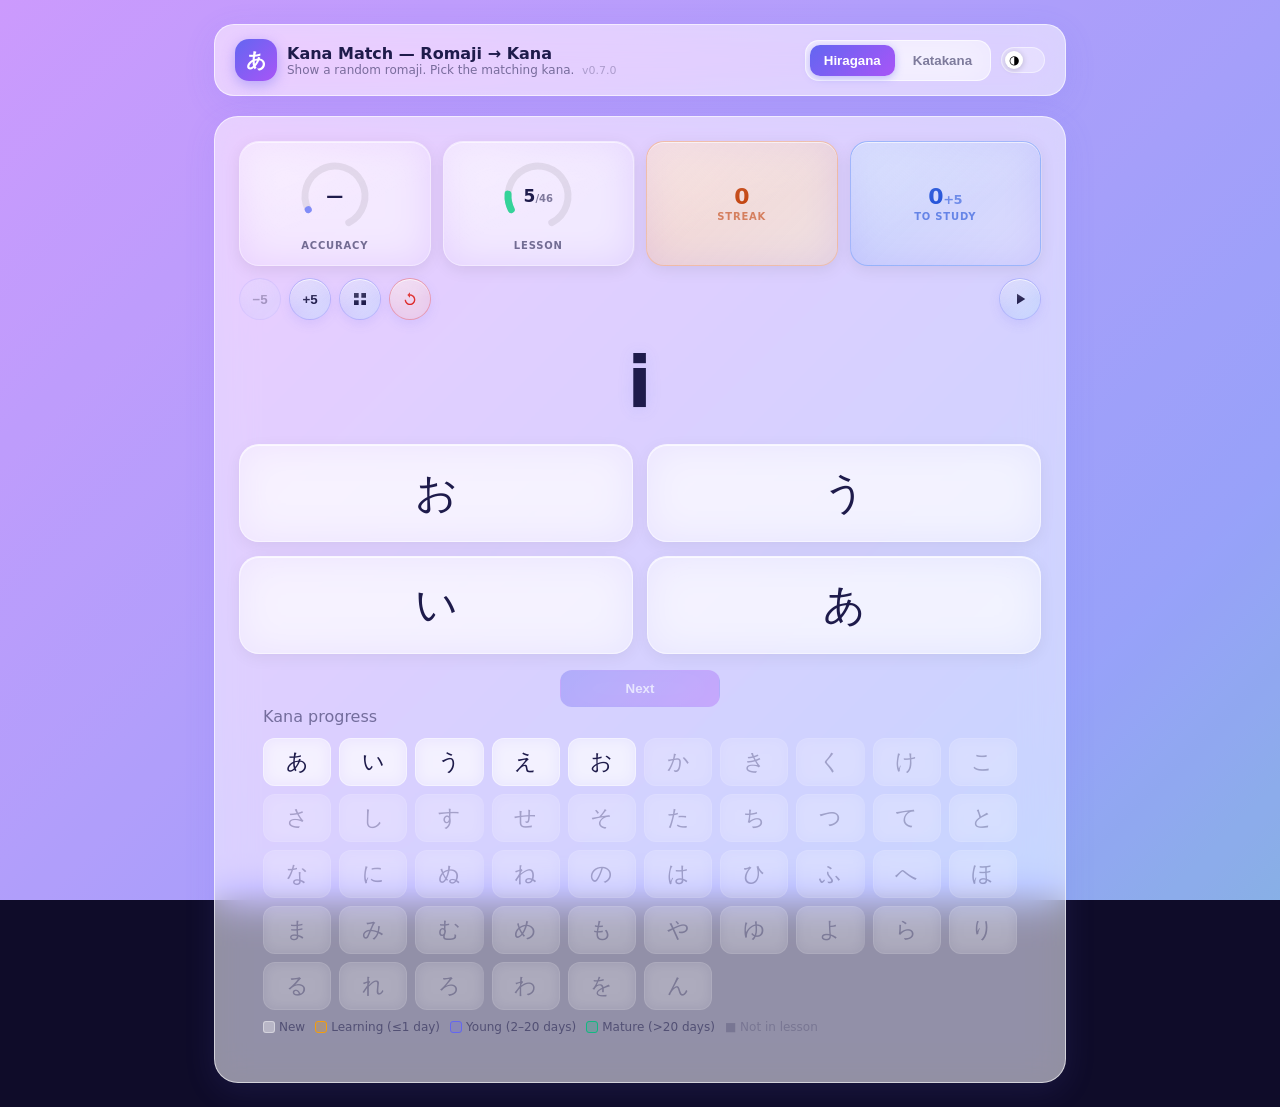
<file: index.html>
<!doctype html>
<html lang="en">
<head>
  <meta charset="utf-8" />
  <meta name="viewport" content="width=device-width, initial-scale=1" />
  <title>Kana Match — Romaji → Kana</title>
  <link rel="stylesheet" href="styles.css" />
</head>
<body>
  <div class="wrap">
    <header>
      <div class="title">
        <div class="logo" aria-hidden>あ</div>
        <div>
          <div style="font-weight:800">Kana Match — Romaji → Kana</div>
          <div class="muted" style="font-size:12px">Show a random romaji. Pick the matching kana. &nbsp;<span style="font-size:11px;opacity:.5">v0.7.0</span></div>
        </div>
      </div>
      <div class="row">
        <div class="seg" role="group" aria-label="Answer script">
          <button id="tab-hira" aria-pressed="true">Hiragana</button>
          <button id="tab-kata" aria-pressed="false">Katakana</button>
        </div>
        <button id="themeToggle" class="theme-switch" role="switch" aria-checked="false" title="Toggle dark mode" aria-label="Toggle dark mode">
          <span class="theme-switch-track"><span class="theme-switch-thumb">◑</span></span>
        </button>
      </div>
    </header>

    <main class="card pad">

      <!-- Row 1: Stat cards -->
      <div class="stats-row">

        <!-- Accuracy arc -->
        <div class="arc-card" id="acc">
          <div class="arc-wrap">
            <svg class="arc-svg" viewBox="0 0 80 80">
              <circle class="arc-track" cx="40" cy="40" r="30"/>
              <circle class="arc-fill arc-fill--purple" id="acc-arc" cx="40" cy="40" r="30"/>
            </svg>
            <div class="arc-center">
              <span class="arc-value" id="acc-value">—</span>
            </div>
          </div>
          <span class="stat-chip__label">Accuracy</span>
        </div>

        <!-- Lesson arc -->
        <div class="arc-card" id="lesson">
          <div class="arc-wrap">
            <svg class="arc-svg" viewBox="0 0 80 80">
              <circle class="arc-track" cx="40" cy="40" r="30"/>
              <circle class="arc-fill arc-fill--green" id="lesson-arc" cx="40" cy="40" r="30"/>
            </svg>
            <div class="arc-center">
              <span class="arc-value" id="lesson-value"><span class="arc-sub">…</span></span>
            </div>
          </div>
          <span class="stat-chip__label">Lesson</span>
        </div>

        <!-- Streak chip -->
        <div class="stat-chip stat-chip--orange" id="streak">
          <span class="stat-chip__value">0</span>
          <span class="stat-chip__label">Streak</span>
        </div>

        <!-- To Study chip (due + new combined) -->
        <div class="stat-chip stat-chip--blue" id="due">
          <span class="stat-chip__value"><span id="due-count">0</span><span class="stat-chip__sub">+<span id="new-count">0</span></span></span>
          <span class="stat-chip__label">To Study</span>
        </div>

      </div>

      <!-- Row 2: Controls -->
      <div class="btn-row">
        <div class="btn-group">
          <button class="btn btn-icon" id="less5" title="Reduce deck by 5">−5</button>
          <button class="btn btn-icon" id="more5" title="Expand deck by 5">+5</button>
          <button class="btn btn-icon" id="all" title="Use all base kana">
            <svg width="16" height="16" viewBox="0 0 24 24" fill="currentColor">
              <path d="M3 3h7v7H3zm0 11h7v7H3zm11-11h7v7h-7zm0 11h7v7h-7z"/>
            </svg>
          </button>
          <button class="btn btn-icon btn-danger" id="reset" title="Reset all stats and SRS progress">
            <svg width="16" height="16" viewBox="0 0 24 24" fill="currentColor">
              <path d="M12 5V2L8 6l4 4V7c3.31 0 6 2.69 6 6s-2.69 6-6 6-6-2.69-6-6H4c0 4.42 3.58 8 8 8s8-3.58 8-8-3.58-8-8-8z"/>
            </svg>
          </button>
        </div>
        <div class="btn-group">
          <button class="btn btn-icon" id="speak" title="Play pronunciation">
            <svg width="18" height="18" viewBox="0 0 24 24" fill="currentColor">
              <path d="M8 5v14l11-7z"/>
            </svg>
          </button>
        </div>
      </div>

      <div class="prompt" id="prompt" aria-label="Romaji prompt" aria-live="polite">—</div>
      <div class="choices" id="choices" aria-label="Kana choices"></div>

      <div class="toolbar">
        <button class="btn primary" id="next">Next</button>
      </div>

      <!-- SRS Progress grid -->
      <section id="review-section" class="review-section" aria-labelledby="review-title">
        <div class="row" style="justify-content:space-between">
          <div class="muted" id="review-title">Kana progress</div>
        </div>
        <div class="kana-grid" id="kana-grid" aria-label="Kana progress grid"></div>
        <div class="muted legend">
          <span class="legend-item"><span class="legend-box srs-new"></span> New</span>
          <span class="legend-item"><span class="legend-box srs-learning"></span> Learning (≤1 day)</span>
          <span class="legend-item"><span class="legend-box srs-young"></span> Young (2–20 days)</span>
          <span class="legend-item"><span class="legend-box srs-mature"></span> Mature (&gt;20 days)</span>
          <span class="legend-item" style="opacity:.4">■ Not in lesson</span>
        </div>
      </section>

      <!-- Celebration modal (100 streak) -->
      <div id="celebrate" class="modal" role="dialog" aria-modal="true" aria-labelledby="celebrate-title" aria-describedby="celebrate-desc">
        <div class="modal-card">
          <h2 id="celebrate-title" style="margin:0 0 6px;font-size:20px;font-weight:800;">🏆 100 streak!</h2>
          <p id="celebrate-desc" class="muted">Incredible! You've hit a 100-answer streak. We've automatically added 5 new kana to keep you challenged!</p>
          <div class="modal-actions">
            <button class="btn primary" id="celebrate-close">Let's go! →</button>
          </div>
        </div>
      </div>

      <!-- Milestone toast (50 streak — ask) -->
      <div id="toast-50" class="toast" role="alert">
        <div class="toast-content">
          <span class="toast-icon">🔥</span>
          <div>
            <div class="toast-title">50 streak!</div>
            <div class="toast-msg">You're doing great — add 5 new kana?</div>
          </div>
          <div class="toast-actions">
            <button class="btn btn-sm" id="toast-50-no">Not yet</button>
            <button class="btn btn-sm primary" id="toast-50-yes">Add +5</button>
          </div>
        </div>
      </div>

      <!-- Milestone toast (75 streak — auto notify) -->
      <div id="toast-75" class="toast" role="alert">
        <div class="toast-content">
          <span class="toast-icon">⚡</span>
          <div>
            <div class="toast-title">75 streak!</div>
            <div class="toast-msg">You're on a roll — 5 new kana added!</div>
          </div>
          <button class="btn btn-sm" id="toast-75-close">✕</button>
        </div>
      </div>
    </main>
  </div>

  <!-- Load order matters: data → srs → quiz → milestones → app -->
  <script src="js/data.js"></script>
  <script src="js/srs.js"></script>
  <script src="js/quiz.js"></script>
  <script src="js/milestones.js"></script>
  <script src="js/app.js"></script>
</body>
</html>
</file>
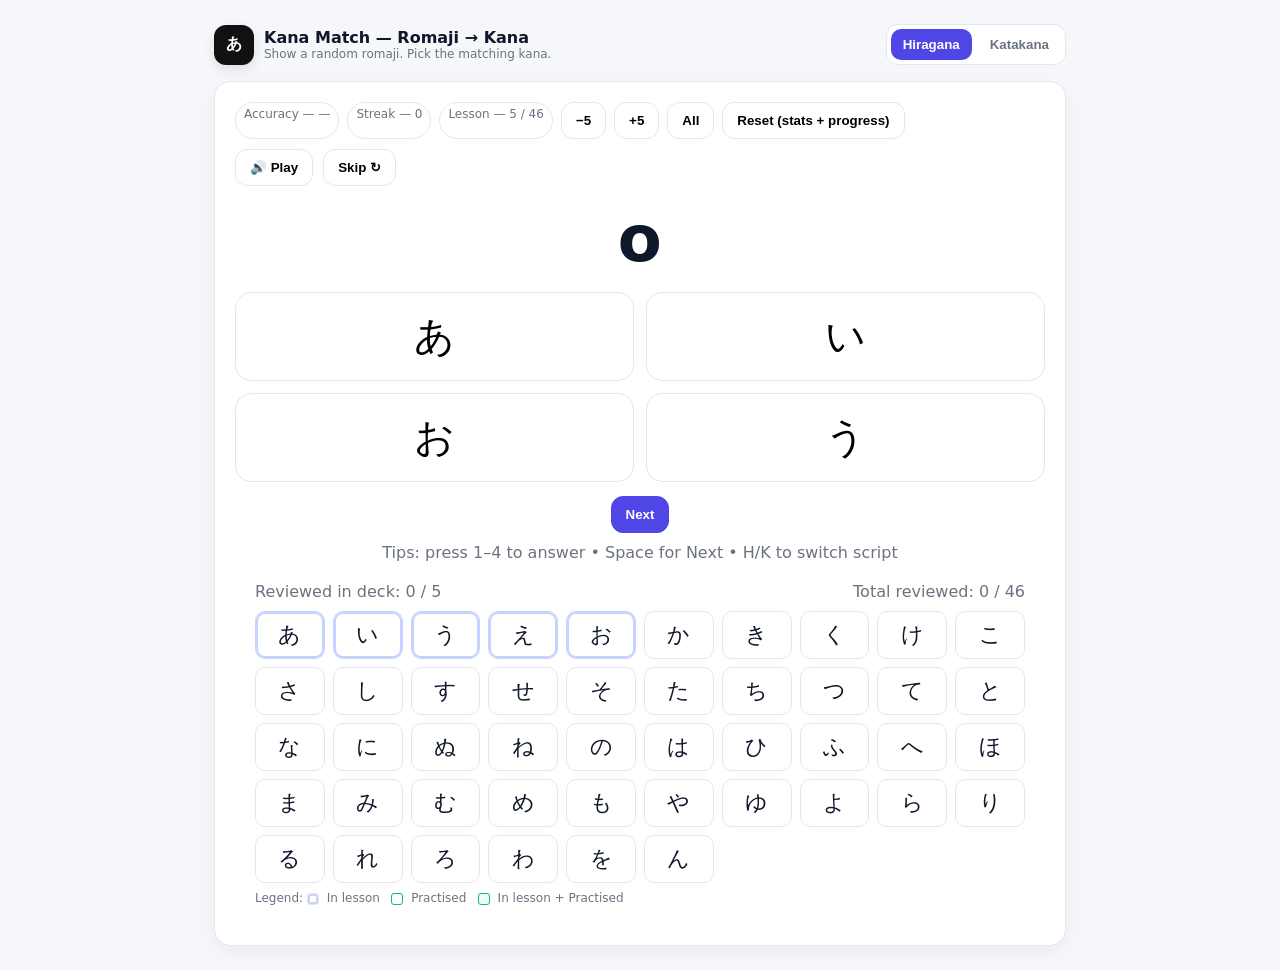
<file: japanese.html>
<!doctype html>
<html lang="en">
<head>
  <meta charset="utf-8" />
  <meta name="viewport" content="width=device-width, initial-scale=1" />
  <title>Kana Match — Romaji → Kana</title>
  <!--
    Kana Match (Vanilla JS)
    ---------------------------------
    Random ROMAJI prompt → pick the matching KANA.

    What’s new in this revision:
    • Progress grid stays, but the **Reset** button now clears BOTH quiz stats and
      the reviewed/progress highlights — as requested.
    • Labels updated so the button reads “Reset (stats + progress)”.
    • All other features preserved: lesson limiter, audio, celebration modal,
      keyboard shortcuts, self-tests.
  -->
  <style>
    :root{
      --bg:#f6f7fb; --card:#fff; --ink:#0f172a; --muted:#6b7280; --brand:#4f46e5; --ok:#10b981; --err:#ef4444; --ring:#c7d2fe;
    }
    *{box-sizing:border-box}
    body{margin:0;font-family:ui-sans-serif,system-ui,Segoe UI,Roboto,Helvetica,Arial,"Apple Color Emoji","Segoe UI Emoji";background:var(--bg);color:var(--ink)}
    .wrap{max-width:900px;margin:0 auto;padding:24px}
    header{display:flex;justify-content:space-between;align-items:center;gap:12px;margin-bottom:16px}
    .title{display:flex;align-items:center;gap:10px}
    .logo{width:40px;height:40px;border-radius:12px;background:#111;color:#fff;display:grid;place-items:center;font-weight:700;box-shadow:0 4px 12px rgba(0,0,0,.1)}
    .card{background:var(--card);border:1px solid #e5e7eb;border-radius:16px;box-shadow:0 6px 20px rgba(0,0,0,.05)}
    .pad{padding:20px}
    .row{display:flex;flex-wrap:wrap;gap:10px;align-items:center}
    .seg{display:inline-grid;grid-auto-flow:column;gap:6px;background:#fff;border:1px solid #e5e7eb;border-radius:12px;padding:4px}
    .seg button{border:0;background:transparent;padding:8px 12px;border-radius:10px;cursor:pointer;color:var(--muted);font-weight:600}
    .seg button[aria-pressed="true"]{background:var(--brand);color:#fff}
    .muted{color:var(--muted)}
    .prompt{font-size:64px;font-weight:800;letter-spacing:.5px;text-align:center;margin:16px 0}
    .choices{display:grid;grid-template-columns:repeat(2,minmax(0,1fr));gap:12px}
    .choices button{font-size:40px;padding:16px;border-radius:16px;border:1px solid #e5e7eb;background:#fff;cursor:pointer;transition:transform .05s ease, border-color .2s}
    .choices button:hover{border-color:#cbd5e1}
    .choices button:active{transform:scale(.98)}
    .choices button.correct{outline:3px solid var(--ok); border-color:var(--ok)}
    .choices button.wrong{outline:3px solid var(--err); border-color:var(--err)}
    .toolbar{display:flex;justify-content:center;gap:10px;margin-top:14px}
    .btn{padding:10px 14px;border-radius:12px;border:1px solid #e5e7eb;background:#fff;cursor:pointer;font-weight:600}
    .btn.primary{background:var(--brand);color:#fff;border-color:var(--brand)}
    .pill{font-size:12px;color:var(--muted);border:1px solid #e5e7eb;border-radius:999px;padding:4px 8px}
    .stats{display:flex;gap:8px;flex-wrap:wrap}

    /* Modal (celebration) */
    .modal{position:fixed;inset:0;background:rgba(15,23,42,.5);display:none;align-items:center;justify-content:center;z-index:50}
    .modal.show{display:flex}
    .modal-card{background:#fff;border:1px solid #e5e7eb;border-radius:16px;padding:20px;max-width:520px;width:calc(100% - 32px);box-shadow:0 20px 50px rgba(0,0,0,.15)}
    .modal-actions{display:flex;gap:10px;justify-content:flex-end;margin-top:14px}

    /* Progress grid */
    .kana-grid{display:grid;grid-template-columns:repeat(10,minmax(0,1fr));gap:8px;margin-top:10px}
    .kana-cell{display:grid;place-items:center;border:1px solid #e5e7eb;background:#fff;border-radius:10px;padding:8px;font-size:22px;user-select:none}
    .kana-cell.in-deck{box-shadow:0 0 0 2px var(--ring) inset;border-color:var(--ring)}
    .kana-cell.reviewed{outline:2px solid var(--ok);border-color:var(--ok)}
    .kana-cell.both{outline:2px solid var(--ok);border-color:var(--ok);background:#ecfdf5}
    .legend{font-size:12px;margin-top:8px}
    .legend-box{display:inline-block;width:12px;height:12px;border:1px solid #e5e7eb;border-radius:3px;vertical-align:middle;margin-right:4px}
    .legend-box.in-deck{box-shadow:0 0 0 2px var(--ring) inset}
    .legend-box.reviewed{border-color:var(--ok)}
    .legend-box.both{border-color:var(--ok);background:#ecfdf5}
  </style>
</head>
<body>
  <div class="wrap">
    <header>
      <div class="title">
        <div class="logo" aria-hidden>あ</div>
        <div>
          <div style="font-weight:800">Kana Match — Romaji → Kana</div>
          <div class="muted" style="font-size:12px">Show a random romaji. Pick the matching kana.</div>
        </div>
      </div>
      <div class="row">
        <!-- Script toggle: the active one carries aria-pressed=true for a11y -->
        <div class="seg" role="tablist" aria-label="Answer script">
          <button id="tab-hira" role="tab" aria-selected="true" aria-pressed="true">Hiragana</button>
          <button id="tab-kata" role="tab" aria-selected="false" aria-pressed="false">Katakana</button>
        </div>
      </div>
    </header>

    <main class="card pad" aria-live="polite">
      <div class="row" style="justify-content:space-between">
        <!-- Live stats + lesson limiter controls -->
        <div class="stats">
          <span class="pill" id="acc">Accuracy — —</span>
          <span class="pill" id="streak">Streak — 0</span>
          <!-- The lesson limit shows how many items are in today’s deck (out of 46 base kana) -->
          <span class="pill" id="lesson">Lesson — 5 / 46</span>
          <button class="btn" id="less5" title="Reduce deck by 5">−5</button>
          <button class="btn" id="more5" title="Expand deck by 5">+5</button>
          <button class="btn" id="all" title="Use all base kana">All</button>
          <button class="btn" id="reset" title="Reset quiz stats and progress highlights">Reset (stats + progress)</button>
        </div>
        <div class="row">
          <button class="btn" id="speak" title="Play sound with your browser’s Japanese voice">🔊 Play</button>
          <button class="btn" id="skip" title="Skip this one">Skip ↻</button>
        </div>
      </div>

      <!-- Big romaji prompt shown here -->
      <div class="prompt" id="prompt" aria-label="Romaji prompt">shi</div>

      <!-- Answer choices are injected here as <button> elements by JS -->
      <div class="choices" id="choices" aria-label="Kana choices"></div>

      <div class="toolbar">
        <button class="btn primary" id="next">Next</button>
      </div>
      <p class="muted" style="text-align:center;margin:10px 0 0">Tips: press 1–4 to answer • Space for Next • H/K to switch script</p>

      <!-- Practised progress grid -->
      <section id="review-section" class="pad" aria-labelledby="review-title">
        <div class="row" style="justify-content:space-between">
          <div class="muted" id="review-title">Reviewed in deck: <span id="reviewed-count">0</span> / <span id="deck-size">5</span></div>
          <div class="muted">Total reviewed: <span id="reviewed-total">0</span> / 46</div>
        </div>
        <div class="kana-grid" id="kana-grid" aria-label="Kana progress grid"></div>
        <div class="muted legend">
          Legend: <span class="legend-box in-deck"></span> In lesson &nbsp; <span class="legend-box reviewed"></span> Practised &nbsp; <span class="legend-box both"></span> In lesson + Practised
        </div>
      </section>

      <!-- Celebration modal (shown when streak >= 100 AND accuracy is 100%) -->
      <div id="celebrate" class="modal" role="dialog" aria-modal="true" aria-labelledby="celebrate-title" aria-describedby="celebrate-desc">
        <div class="modal-card">
          <h2 id="celebrate-title" style="margin:0 0 6px; font-size:20px; font-weight:800;">Awesome streak! 🎉</h2>
          <p id="celebrate-desc" class="muted">You hit a 100‑answer streak with 100% accuracy. You’re pretty on this — want to learn another 5?</p>
          <div class="modal-actions">
            <button class="btn" id="celebrate-close">Not now</button>
            <button class="btn primary" id="celebrate-add">Add +5</button>
          </div>
        </div>
      </div>
    </main>
  </div>

  <script>
    "use strict";
    // ============================
    // 1) DATA DEFINITIONS
    // ============================
    const ROWS = {
      a:["a","i","u","e","o"], k:["ka","ki","ku","ke","ko"], s:["sa","shi","su","se","so"], t:["ta","chi","tsu","te","to"], n:["na","ni","nu","ne","no"], h:["ha","hi","fu","he","ho"], m:["ma","mi","mu","me","mo"], y:["ya",null,"yu",null,"yo"], r:["ra","ri","ru","re","ro"], w:["wa",null,null,null,"wo"], nn:["n"]
    };
    const HIRA = {
      a:["あ","い","う","え","お"], k:["か","き","く","け","こ"], s:["さ","し","す","せ","そ"], t:["た","ち","つ","て","と"], n:["な","に","ぬ","ね","の"], h:["は","ひ","ふ","へ","ほ"], m:["ま","み","む","め","も"], y:["や",null,"ゆ",null,"よ"], r:["ら","り","る","れ","ろ"], w:["わ",null,null,null,"を"], nn:["ん"]
    };
    const KATA = {
      a:["ア","イ","ウ","エ","オ"], k:["カ","キ","ク","ケ","コ"], s:["サ","シ","ス","セ","ソ"], t:["タ","チ","ツ","テ","ト"], n:["ナ","ニ","ヌ","ネ","ノ"], h:["ハ","ヒ","フ","ヘ","ホ"], m:["マ","ミ","ム","メ","モ"], y:["ヤ",null,"ユ",null,"ヨ"], r:["ラ","リ","ル","レ","ロ"], w:["ワ",null,null,null,"ヲ"], nn:["ン"]
    };

    function buildItems(){
      const out=[]; const order=["a","k","s","t","n","h","m","y","r","w","nn"];
      for(const row of order){
        const roma=ROWS[row], hira=HIRA[row], kata=KATA[row];
        for(let i=0;i<roma.length;i++){ const r=roma[i]; if(!r) continue; out.push({romaji:r,hira:(hira||[])[i],kata:(kata||[])[i]}); }
      }
      return out;
    }
    const ITEMS = buildItems(); // 46

    // ============================
    // 2) PERSISTED + RUNTIME STATE
    // ============================
    let script = localStorage.getItem('km_script') || 'hiragana';
    let stats  = loadStats();        // accuracy + streak
    let limit  = loadLimit();        // lesson size (first N)
    let celebrated = loadCelebrated(); // which lesson sizes already celebrated
    let reviewed = loadReviewed();   // romaji[] practised at least once

    /** @type {{answer:string, romaji:string, choices:string[]} | null} */
    let current = null;

    // ============================
    // 3) ELEMENTS
    // ============================
    const $tabH=document.getElementById('tab-hira');
    const $tabK=document.getElementById('tab-kata');
    const $prompt=document.getElementById('prompt');
    const $choices=document.getElementById('choices');
    const $next=document.getElementById('next');
    const $skip=document.getElementById('skip');
    const $speak=document.getElementById('speak');
    const $acc=document.getElementById('acc');
    const $streak=document.getElementById('streak');
    const $reset=document.getElementById('reset');
    const $lesson=document.getElementById('lesson');
    const $less5=document.getElementById('less5');
    const $more5=document.getElementById('more5');
    const $all=document.getElementById('all');
    const $celebrate=document.getElementById('celebrate');
    const $celebrateAdd=document.getElementById('celebrate-add');
    const $celebrateClose=document.getElementById('celebrate-close');
    const $grid=document.getElementById('kana-grid');
    const $reviewedCount=document.getElementById('reviewed-count');
    const $deckSize=document.getElementById('deck-size');
    const $reviewedTotal=document.getElementById('reviewed-total');

    // ============================
    // 4) INITIAL RENDER
    // ============================
    updateSeg();
    updateStatsUI();
    updateLessonUI();
    renderGrid();
    updateReviewUI();
    newQuestion();

    // ============================
    // 5) EVENTS
    // ============================
    $tabH.addEventListener('click', ()=>{ script='hiragana'; saveScript(); updateSeg(); renderGrid(); newQuestion(); });
    $tabK.addEventListener('click', ()=>{ script='katakana'; saveScript(); updateSeg(); renderGrid(); newQuestion(); });

    $next.addEventListener('click', ()=> newQuestion());
    $skip.addEventListener('click', ()=> newQuestion());

    $reset.addEventListener('click', ()=>{
      // Reset BOTH quiz performance and review progress
      stats={correct:0,total:0,streak:0};
      saveStats(stats);
      reviewed=[]; // clear the practised set
      saveReviewed();
      updateStatsUI();
      updateReviewUI();
      renderGrid();
    });

    $speak.addEventListener('click', speak);

    $more5.addEventListener('click', ()=>{ limit=Math.min(ITEMS.length, limit+5); saveLimit(); updateLessonUI(); updateReviewUI(); renderGrid(); newQuestion(); });
    $less5.addEventListener('click', ()=>{ limit=Math.max(5, limit-5); saveLimit(); updateLessonUI(); updateReviewUI(); renderGrid(); newQuestion(); });
    $all  .addEventListener('click', ()=>{ limit=ITEMS.length; saveLimit(); updateLessonUI(); updateReviewUI(); renderGrid(); newQuestion(); });

    $celebrateAdd.addEventListener('click', ()=>{
      // Level up: expand lesson by 5 and RESET performance stats so the
      // celebration doesn't immediately re-trigger at 101/100% on the new deck.
      limit = Math.min(ITEMS.length, limit + 5);
      saveLimit();
      stats = { correct: 0, total: 0, streak: 0 };
      saveStats(stats);
      updateStatsUI();
      updateLessonUI();
      updateReviewUI();
      hideCelebrate();
      renderGrid();
      newQuestion();
    });
    $celebrateClose.addEventListener('click', hideCelebrate);

    document.addEventListener('keydown', (e)=>{
      if(e.key===' '){ e.preventDefault(); newQuestion(); return; }
      if(e.key==='h'||e.key==='H'){ script='hiragana'; saveScript(); updateSeg(); renderGrid(); newQuestion(); return; }
      if(e.key==='k'||e.key==='K'){ script='katakana'; saveScript(); updateSeg(); renderGrid(); newQuestion(); return; }
      if(['1','2','3','4'].includes(e.key)){ const idx=Number(e.key)-1; const btn=$choices.querySelectorAll('button')[idx]; if(btn) btn.click(); }
    });

    // ============================
    // 6) UI HELPERS
    // ============================
    function updateSeg(){
      $tabH.setAttribute('aria-pressed', String(script==='hiragana'));
      $tabH.setAttribute('aria-selected', String(script==='hiragana'));
      $tabK.setAttribute('aria-pressed', String(script==='katakana'));
      $tabK.setAttribute('aria-selected', String(script==='katakana'));
    }

    function updateStatsUI(){
      const pct = stats.total? Math.round((stats.correct/stats.total)*100) : '—';
      $acc.textContent = `Accuracy — ${pct}${stats.total?'%':''}`;
      $streak.textContent = `Streak — ${stats.streak||0}`;
    }

    function updateLessonUI(){
      $lesson.textContent = `Lesson — ${limit} / ${ITEMS.length}`;
      $deckSize.textContent = String(limit);
    }

    function updateReviewUI(){
      const deckRomaji = new Set(ITEMS.slice(0,limit).map(x=>x.romaji));
      const reviewedInDeck = reviewed.filter(r => deckRomaji.has(r)).length;
      $reviewedCount.textContent = String(reviewedInDeck);
      $reviewedTotal.textContent = String(Math.min(reviewed.length, ITEMS.length));
    }

    // ============================
    // 7) CORE QUIZ LOGIC
    // ============================
    function newQuestion(){
      $choices.innerHTML='';
      const DECK = ITEMS.slice(0, limit);
      const idx = Math.floor(Math.random()*DECK.length);
      const ans = DECK[idx];
      const correctKana = script==='hiragana' ? ans.hira : ans.kata;

      const pool = shuffle(DECK.filter((_,i)=>i!==idx)).slice(0,16);
      const wrong=[]; for(const it of pool){ const ch = script==='hiragana'? it.hira : it.kata; if(ch!==correctKana && !wrong.includes(ch)) wrong.push(ch); if(wrong.length===3) break; }
      const choices = shuffle([correctKana, ...wrong]);

      current = {answer: correctKana, romaji: ans.romaji, choices};

      $prompt.textContent = ans.romaji;
      for(let i=0;i<choices.length;i++){
        const btn=document.createElement('button'); btn.textContent=choices[i]; btn.setAttribute('aria-label',`Choice ${i+1}`); btn.addEventListener('click', ()=> handleAnswer(btn, choices[i])); $choices.appendChild(btn);
      }
    }

    function handleAnswer(btn, choice){
      if(!current) return;
      const correct = choice === current.answer;

      for(const b of $choices.querySelectorAll('button')){ b.disabled=true; if(b.textContent===current.answer) b.classList.add('correct'); }
      if(!correct) btn.classList.add('wrong');

      stats.total += 1;
      if(correct){ stats.correct += 1; stats.streak = (stats.streak||0)+1; } else { stats.streak = 0; }
      saveStats(stats); updateStatsUI();

      // Mark the romaji as practised (definition: answered at least once)
      markReviewed(current.romaji);
      updateReviewUI();
      renderGrid();
      maybeCelebrate();
    }

    function speakText(text){ const u=new SpeechSynthesisUtterance(text); u.lang='ja-JP'; speechSynthesis.cancel(); speechSynthesis.speak(u); }
    function speak(){ if(!current) return; speakText(current.answer); }

    // ============================
    // 8) CELEBRATION LOGIC (streak 100 @ 100% accuracy)
    // ============================
    function shouldCelebrate(){ return stats.streak>=100 && stats.total>0 && stats.correct===stats.total && !celebrated.includes(limit); }
    function maybeCelebrate(){ if(!shouldCelebrate()) return; celebrated.push(limit); saveCelebrated(); showCelebrate(); }
    function showCelebrate(){ $celebrate.classList.add('show'); }
    function hideCelebrate(){ $celebrate.classList.remove('show'); }

    // ============================
    // 9) PROGRESS GRID RENDERING
    // ============================
    function renderGrid(){
      $grid.innerHTML='';
      const deckRomaji = new Set(ITEMS.slice(0,limit).map(x=>x.romaji));
      for(const it of ITEMS){
        const ch = script==='hiragana' ? it.hira : it.kata;
        const cell = document.createElement('div');
        cell.className = 'kana-cell';
        const inDeck = deckRomaji.has(it.romaji);
        const isReviewed = reviewed.includes(it.romaji);
        if(inDeck && isReviewed){ cell.classList.add('both'); }
        else if(inDeck){ cell.classList.add('in-deck'); }
        else if(isReviewed){ cell.classList.add('reviewed'); }
        cell.textContent = ch;
        cell.addEventListener('click', ()=> speakText(ch));
        $grid.appendChild(cell);
      }
    }

    function markReviewed(romaji){ if(!reviewed.includes(romaji)){ reviewed.push(romaji); saveReviewed(); } }

    // ============================
    // 10) UTILITIES (storage + shuffle)
    // ============================
    function shuffle(a){ const x=a.slice(); for(let i=x.length-1;i>0;i--){ const j=Math.floor(Math.random()*(i+1)); [x[i],x[j]]=[x[j],x[i]]; } return x; }

    function loadStats(){ try{ const s=JSON.parse(localStorage.getItem('km_stats')||'null'); return s||{correct:0,total:0,streak:0}; }catch{ return {correct:0,total:0,streak:0}; } }
    function saveStats(s){ try{ localStorage.setItem('km_stats', JSON.stringify(s)); }catch{} }

    function loadLimit(){ try{ const n=parseInt(localStorage.getItem('km_limit')||'5',10); if(Number.isNaN(n)) return 5; return Math.min(ITEMS.length, Math.max(5,n)); }catch{ return 5; } }
    function saveLimit(){ try{ localStorage.setItem('km_limit', String(limit)); }catch{} }

    function loadCelebrated(){ try{ const arr=JSON.parse(localStorage.getItem('km_celebrated')||'[]'); return Array.isArray(arr)?arr:[]; }catch{ return []; } }
    function saveCelebrated(){ try{ localStorage.setItem('km_celebrated', JSON.stringify(celebrated)); }catch{} }

    function loadReviewed(){ try{ const arr=JSON.parse(localStorage.getItem('km_reviewed')||'[]'); return Array.isArray(arr)?arr:[]; }catch{ return []; } }
    function saveReviewed(){ try{ localStorage.setItem('km_reviewed', JSON.stringify(reviewed)); }catch{} }
    function saveScript(){ try{ localStorage.setItem('km_script', script); }catch{} }

    // ============================
    // 11) SELF-TESTS (console only)
    // ============================
    (function runSelfTests(){
      const group=(name,fn)=>{ console.groupCollapsed(`TEST: ${name}`); try{ fn(); console.log('✅ passed'); }catch(e){ console.error('❌ failed:', e.message); } console.groupEnd(); };
      const assert=(cond,msg)=>{ if(!cond) throw new Error(msg); };

      group('ITEMS length == 46', ()=>{ assert(Array.isArray(ITEMS),'ITEMS not array'); assert(ITEMS.length===46,`expected 46, got ${ITEMS.length}`); });

      group('Key mappings exist', ()=>{
        const map = Object.fromEntries(ITEMS.map(x=>[x.romaji,x]));
        assert(map['a']?.hira==='あ' && map['a']?.kata==='ア','a → あ/ア');
        assert(map['shi']?.hira==='し' && map['shi']?.kata==='シ','shi → し/シ');
        assert(map['tsu']?.hira==='つ' && map['tsu']?.kata==='ツ','tsu → つ/ツ');
        assert(map['wo']?.hira==='を' && map['wo']?.kata==='ヲ','wo → を/ヲ');
        assert(map['n']?.hira==='ん' && map['n']?.kata==='ン','n → ん/ン');
      });

      group('shuffle keeps elements', ()=>{
        const sample=['あ','い','う','え','お']; const out=shuffle(sample);
        assert(out.length===sample.length,'length changed');
        assert(sample.every(v=>out.includes(v)),'elements changed');
      });

      group('celebrate condition logic (pure)', ()=>{
        const pure=(st,lim,cel)=> st.streak>=100 && st.total>0 && st.correct===st.total && !cel.includes(lim);
        const st1={correct:100,total:100,streak:100}; const st2={correct:99,total:100,streak:100};
        assert(pure(st1,5,[])===true,'should celebrate on perfect 100');
        assert(pure(st2,5,[])===false,'should not celebrate at <100%');
        assert(pure(st1,5,[5])===false,'should not repeat same limit');
      });

      group('reviewed counters (pure)', ()=>{
        const deck = new Set(ITEMS.slice(0,5).map(x=>x.romaji));
        const rev = ['a','i','tsu'];
        const reviewedInDeck = rev.filter(r=>deck.has(r)).length;
        assert(reviewedInDeck===2,'reviewed-in-deck count');
        assert(rev.length===3,'total reviewed count sample');
      });

      console.info('%cSelf-tests complete. Open tests above if needed.', 'color:#16a34a;font-weight:600');
    })();
  </script>
</body>
</html>
</file>
<file: styles.css>
/* ============================================================
   KANA MATCH — Glassmorphism UI
   ============================================================ */

/* ---- Tokens ---- */
:root {
  --ink: #1e1b4b;
  --muted: rgba(30,27,75,0.55);
  --brand: #6366f1;
  --ok: #10b981;
  --err: #ef4444;
  --warn: #f59e0b;

  /* Glass surfaces */
  --glass-bg:     rgba(255,255,255,0.55);
  --glass-border: rgba(255,255,255,0.6);
  --glass-shadow: 0 8px 32px rgba(99,102,241,0.12);
  --glass-blur:   blur(20px) saturate(180%);

  /* Buttons */
  --btn-bg:     rgba(255,255,255,0.45);
  --btn-border: rgba(255,255,255,0.65);
  --btn-hover:  rgba(255,255,255,0.7);
}

:root.dark {
  --ink: #e0e7ff;
  --muted: rgba(224,231,255,0.5);
  --brand: #818cf8;
  --ok: #34d399;
  --err: #f87171;
  --warn: #fbbf24;

  --glass-bg:     rgba(15,15,40,0.55);
  --glass-border: rgba(255,255,255,0.1);
  --glass-shadow: 0 8px 32px rgba(0,0,0,0.35);

  --btn-bg:     rgba(255,255,255,0.07);
  --btn-border: rgba(255,255,255,0.15);
  --btn-hover:  rgba(255,255,255,0.14);
}

/* ---- Reset ---- */
* { box-sizing: border-box; }

/* ---- Animated gradient background ---- */
body {
  margin: 0;
  min-height: 100vh;
  font-family: ui-sans-serif, system-ui, Segoe UI, Roboto, Helvetica, Arial, "Apple Color Emoji";
  color: var(--ink);
  background: #0f0c29;
  background-attachment: fixed;
  position: relative;
  overflow-x: hidden;
}

/* Animated gradient layer */
body::before {
  content: '';
  position: fixed; inset: 0; z-index: -1;
  background: linear-gradient(
    -45deg,
    #c084fc, #818cf8, #38bdf8, #34d399, #818cf8, #c084fc
  );
  background-size: 400% 400%;
  animation: gradientShift 14s ease infinite;
}

/* Frosted overlay to soften the gradient */
body::after {
  content: '';
  position: fixed; inset: 0; z-index: -1;
  background: rgba(255,255,255,0.18);
}

:root.dark body::after {
  background: rgba(5,5,20,0.55);
}

@keyframes gradientShift {
  0%   { background-position: 0% 50%; }
  50%  { background-position: 100% 50%; }
  100% { background-position: 0% 50%; }
}

/* ---- Layout ---- */
.wrap { max-width: 900px; margin: 0 auto; padding: 24px; }

/* ---- Header ---- */
header {
  display: flex;
  justify-content: space-between;
  align-items: center;
  gap: 12px;
  margin-bottom: 20px;
  padding: 14px 20px;
  border-radius: 20px;
  background: var(--glass-bg);
  backdrop-filter: var(--glass-blur);
  -webkit-backdrop-filter: var(--glass-blur);
  border: 1px solid var(--glass-border);
  box-shadow: var(--glass-shadow);
}

.title { display: flex; align-items: center; gap: 10px; }

.logo {
  width: 42px; height: 42px;
  border-radius: 14px;
  background: linear-gradient(135deg, #6366f1, #a855f7);
  color: #fff;
  display: grid; place-items: center;
  font-weight: 800; font-size: 20px;
  box-shadow: 0 4px 14px rgba(99,102,241,0.4);
}

.muted { color: var(--muted); }

/* ---- Segmented control ---- */
.seg {
  display: inline-grid;
  grid-auto-flow: column;
  gap: 4px;
  background: var(--btn-bg);
  backdrop-filter: var(--glass-blur);
  -webkit-backdrop-filter: var(--glass-blur);
  border: 1px solid var(--btn-border);
  border-radius: 14px;
  padding: 4px;
}
.seg button {
  border: 0; background: transparent;
  padding: 8px 14px; border-radius: 10px;
  cursor: pointer; color: var(--muted); font-weight: 600;
  transition: background 0.2s, color 0.2s;
}
.seg button:hover { background: var(--btn-hover); color: var(--ink); }
.seg button[aria-pressed="true"] {
  background: linear-gradient(135deg, #6366f1, #a855f7);
  color: #fff;
  box-shadow: 0 2px 8px rgba(99,102,241,0.4);
}

/* ---- Main card ---- */
.card {
  background: var(--glass-bg);
  backdrop-filter: var(--glass-blur);
  -webkit-backdrop-filter: var(--glass-blur);
  border: 1px solid var(--glass-border);
  border-radius: 24px;
  box-shadow: var(--glass-shadow);
}
.pad { padding: 24px; }
.row { display: flex; flex-wrap: wrap; gap: 10px; align-items: center; }

/* ---- Buttons ---- */
.btn {
  padding: 10px 16px; border-radius: 12px;
  border: 1px solid var(--btn-border);
  background: var(--btn-bg);
  backdrop-filter: var(--glass-blur);
  -webkit-backdrop-filter: var(--glass-blur);
  color: var(--ink); cursor: pointer; font-weight: 600;
  transition: background 0.2s, transform 0.1s, box-shadow 0.2s;
  box-shadow: 0 2px 8px rgba(0,0,0,0.06);
}
.btn:hover {
  background: var(--btn-hover);
  transform: translateY(-1px);
  box-shadow: 0 4px 14px rgba(0,0,0,0.1);
}
.btn:active { transform: scale(0.97); }
.btn:disabled {
  opacity: 0.35; cursor: not-allowed;
  transform: none !important; box-shadow: none !important;
}
.btn.primary {
  background: linear-gradient(135deg, #6366f1, #a855f7);
  color: #fff; border-color: transparent;
  box-shadow: 0 4px 16px rgba(99,102,241,0.4);
}
.btn.primary:hover {
  box-shadow: 0 6px 20px rgba(99,102,241,0.5);
  background: linear-gradient(135deg, #4f46e5, #9333ea);
}

/* ---- Stats row + button row ---- */
.stats-row { display:flex; flex-wrap:wrap; gap:12px; align-items:stretch; margin-bottom:12px; }
.stats-row .arc-card,
.stats-row .stat-chip { flex:1; min-width:80px; }
.btn-row { display:flex; flex-wrap:wrap; gap:10px; justify-content:space-between; align-items:center; margin-bottom:4px; }
.btn-group { display:flex; gap:8px; flex-wrap:wrap; align-items:center; }

/* Toolbar (Next button) */
.toolbar { display:flex; justify-content:center; gap:10px; margin-top:16px; }
.toolbar .btn.primary { min-width:160px; }

/* Icon-only button — glassmorphism */
.btn-icon {
  width: 42px; height: 42px;
  padding: 0; border-radius: 50%;
  display: inline-flex; align-items: center; justify-content: center;
  background: linear-gradient(135deg, rgba(99,102,241,0.18), rgba(56,189,248,0.12));
  border: 1px solid rgba(99,102,241,0.25);
  backdrop-filter: blur(16px) saturate(180%);
  -webkit-backdrop-filter: blur(16px) saturate(180%);
  box-shadow: 0 4px 12px rgba(99,102,241,0.12), inset 0 1px 0 rgba(255,255,255,0.7);
  position: relative; overflow: hidden;
  transition: transform 0.15s, box-shadow 0.2s, background 0.2s;
}
.btn-icon::before {
  content: '';
  position: absolute; inset: 0; border-radius: 50%;
  background: linear-gradient(160deg, rgba(255,255,255,0.4) 0%, rgba(255,255,255,0) 60%);
  pointer-events: none;
}
.btn-icon:hover {
  background: linear-gradient(135deg, rgba(99,102,241,0.28), rgba(56,189,248,0.2));
  transform: translateY(-2px);
  box-shadow: 0 8px 20px rgba(99,102,241,0.2), inset 0 1px 0 rgba(255,255,255,0.8);
}
.btn-icon:active { transform: scale(0.94); }
:root.dark .btn-icon { background:rgba(255,255,255,0.08); border-color:rgba(255,255,255,0.15); box-shadow:0 4px 12px rgba(0,0,0,0.3),inset 0 1px 0 rgba(255,255,255,0.08); }
:root.dark .btn-icon:hover { background:rgba(255,255,255,0.15); }

/* Danger button (reset) */
.btn-danger {
  color: #dc2626;
  border-color: rgba(220,38,38,0.3);
  background: rgba(220,38,38,0.08);
}
.btn-danger:hover {
  background: rgba(220,38,38,0.15);
  border-color: rgba(220,38,38,0.5);
  box-shadow: 0 4px 16px rgba(220,38,38,0.2);
}
:root.dark .btn-danger { color:#f87171; border-color:rgba(248,113,113,0.3); background:rgba(248,113,113,0.08); }
:root.dark .btn-danger:hover { background:rgba(248,113,113,0.15); border-color:rgba(248,113,113,0.5); }

/* ---- Toast notifications ---- */
.toast {
  position: fixed; top: 50%; left: 50%; transform: translate(-50%, -50%); z-index: 100;
  background: var(--glass-bg);
  backdrop-filter: var(--glass-blur);
  -webkit-backdrop-filter: var(--glass-blur);
  border: 1px solid var(--glass-border);
  border-radius: 18px;
  box-shadow: 0 8px 32px rgba(0,0,0,0.15);
  padding: 14px 16px;
  max-width: 340px; width: calc(100% - 32px);
  display: none;
  animation: toastIn 0.3s cubic-bezier(0.34,1.56,0.64,1);
}
.toast.show { display: block; }
@keyframes toastIn {
  from { opacity:0; transform: translate(-50%, -50%) scale(0.92); }
  to   { opacity:1; transform: translate(-50%, -50%) scale(1); }
}
.toast-content {
  display: flex; align-items: center; gap: 12px;
}
.toast-icon { font-size: 24px; flex-shrink: 0; }
.toast-title { font-weight: 800; font-size: 15px; }
.toast-msg { font-size: 13px; color: var(--muted); margin-top: 2px; }
.toast-actions { display: flex; gap: 8px; flex-shrink: 0; }
.btn-sm {
  padding: 6px 12px; border-radius: 10px; font-size: 13px;
  border: 1px solid var(--btn-border); background: var(--btn-bg);
  backdrop-filter: var(--glass-blur); -webkit-backdrop-filter: var(--glass-blur);
  color: var(--ink); cursor: pointer; font-weight: 600;
}
.btn-sm.primary { background: linear-gradient(135deg,#6366f1,#a855f7); color:#fff; border-color:transparent; }
.btn-sm:disabled { opacity:0.35; cursor:not-allowed; }

/* ---- Arc card (liquid glass with partial arc) ---- */
.arc-card {
  display:flex; flex-direction:column; align-items:center; gap:4px;
  padding:14px 18px; border-radius:20px; min-width:110px;
  backdrop-filter:var(--glass-blur); -webkit-backdrop-filter:var(--glass-blur);
  border:1px solid rgba(255,255,255,0.4);
  box-shadow:0 4px 16px rgba(0,0,0,0.08),inset 0 1px 0 rgba(255,255,255,0.6);
  position:relative; overflow:hidden;
  transition:transform 0.15s,box-shadow 0.15s;
}
.arc-card::before {
  content:''; position:absolute; inset:0;
  background:linear-gradient(160deg,rgba(255,255,255,0.35) 0%,rgba(255,255,255,0) 55%);
  pointer-events:none; border-radius:inherit;
}
.arc-card:hover { transform:translateY(-2px); box-shadow:0 8px 24px rgba(0,0,0,0.12),inset 0 1px 0 rgba(255,255,255,0.6); }
:root.dark .arc-card { border-color:rgba(255,255,255,0.1); box-shadow:0 4px 16px rgba(0,0,0,0.35),inset 0 1px 0 rgba(255,255,255,0.07); }
:root.dark .arc-card::before { background:linear-gradient(160deg,rgba(255,255,255,0.07) 0%,rgba(255,255,255,0) 55%); }

/* SVG arc ring */
.arc-wrap { position:relative; width:80px; height:80px; }
.arc-svg { width:80px; height:80px; transform:rotate(-207deg); }
.arc-track {
  fill:none; stroke:rgba(0,0,0,0.08); stroke-width:7;
  stroke-linecap:round;
  stroke-dasharray:141 188.5; /* 270° of circumference, matches ARC_TRACK_LEN/ARC_CIRCUMF */
}
:root.dark .arc-track { stroke:rgba(255,255,255,0.1); }
.arc-fill {
  fill:none; stroke-width:7; stroke-linecap:round;
  stroke-dasharray:0 188.5; /* matches ARC_CIRCUMF in quiz.js */
  transition:stroke-dasharray 0.7s cubic-bezier(0.4,0,0.2,1);
}
.arc-fill--purple { stroke:#818cf8; }
.arc-fill--green  { stroke:#34d399; }

/* Arc centre overlay */
.arc-center {
  position:absolute; inset:0;
  display:flex; flex-direction:column; align-items:center; justify-content:center;
  pointer-events:none;
}
.arc-value { font-size:17px; font-weight:800; line-height:1; color:var(--ink); }
.arc-sub   { font-size:10px; font-weight:600; opacity:0.55; color:var(--ink); }

/* ---- Stat chips ---- */
.stat-chip {
  display: flex; flex-direction: column; align-items: center; justify-content: center;
  gap: 2px; padding: 12px 18px; border-radius: 18px; min-width: 76px;
  backdrop-filter: var(--glass-blur);
  -webkit-backdrop-filter: var(--glass-blur);
  border: 1px solid rgba(255,255,255,0.4);
  box-shadow: 0 4px 16px rgba(0,0,0,0.08), inset 0 1px 0 rgba(255,255,255,0.6);
  transition: transform 0.15s, box-shadow 0.15s;
  position: relative; overflow: hidden;
}
.stat-chip::before {
  content: '';
  position: absolute; inset: 0;
  background: linear-gradient(160deg, rgba(255,255,255,0.35) 0%, rgba(255,255,255,0) 55%);
  pointer-events: none; border-radius: inherit;
}
.stat-chip:hover {
  transform: translateY(-2px);
  box-shadow: 0 8px 24px rgba(0,0,0,0.12), inset 0 1px 0 rgba(255,255,255,0.6);
}
.stat-chip__value {
  font-size: 22px; font-weight: 800; line-height: 1.1; letter-spacing: -0.5px;
}
.stat-chip__sub { font-size: 13px; font-weight: 600; opacity: 0.55; }
.stat-chip__label {
  font-size: 10px; font-weight: 700;
  text-transform: uppercase; letter-spacing: 0.8px; opacity: 0.6;
}

.stat-chip--orange { background: linear-gradient(135deg,rgba(251,146,60,0.22),rgba(245,158,11,0.12)); color:#c2410c; border-color:rgba(251,146,60,0.3); }
.stat-chip--blue   { background: linear-gradient(135deg,rgba(59,130,246,0.22),rgba(99,102,241,0.12)); color:#1d4ed8; border-color:rgba(59,130,246,0.3); }

:root.dark .stat-chip { border-color:rgba(255,255,255,0.1); box-shadow:0 4px 16px rgba(0,0,0,0.35),inset 0 1px 0 rgba(255,255,255,0.07); }
:root.dark .stat-chip::before { background:linear-gradient(160deg,rgba(255,255,255,0.07) 0%,rgba(255,255,255,0) 55%); }
:root.dark .stat-chip--orange { color:#fdba74; background:linear-gradient(135deg,rgba(251,146,60,0.3),rgba(245,158,11,0.18)); border-color:rgba(251,146,60,0.35); }
:root.dark .stat-chip--blue   { color:#93c5fd; background:linear-gradient(135deg,rgba(59,130,246,0.3),rgba(99,102,241,0.18)); border-color:rgba(59,130,246,0.35); }

/* Urgent pulse */
@keyframes pulse-border {
  0%,100% { box-shadow:0 4px 16px rgba(59,130,246,0.15); }
  50%      { box-shadow:0 0 0 4px rgba(59,130,246,0.3); }
}
.stat-chip--urgent { animation:pulse-border 1.8s ease-in-out infinite; border-color:rgba(59,130,246,0.5)!important; }

/* ---- Prompt ---- */
.prompt {
  font-size: 72px; font-weight: 900;
  letter-spacing: 1px; text-align: center;
  margin: 20px 0;
  text-shadow: 0 2px 16px rgba(99,102,241,0.15);
}

/* ---- Choices ---- */
.choices {
  display: grid;
  grid-template-columns: repeat(2, minmax(0,1fr));
  gap: 14px;
}
.choices button {
  font-size: 42px; padding: 20px;
  border-radius: 20px;
  border: 1px solid rgba(255,255,255,0.5);
  background: rgba(255,255,255,0.4);
  backdrop-filter: var(--glass-blur);
  -webkit-backdrop-filter: var(--glass-blur);
  color: var(--ink); cursor: pointer;
  box-shadow: 0 4px 16px rgba(0,0,0,0.06), inset 0 1px 0 rgba(255,255,255,0.7);
  transition: transform 0.1s, box-shadow 0.2s, background 0.2s;
}
.choices button:hover {
  background: rgba(255,255,255,0.65);
  transform: translateY(-2px);
  box-shadow: 0 8px 24px rgba(0,0,0,0.1);
}
.choices button:active { transform: scale(0.97); }
.choices button.correct {
  outline: 3px solid var(--ok);
  border-color: var(--ok);
  background: rgba(16,185,129,0.15);
}
.choices button.wrong {
  outline: 3px solid var(--err);
  border-color: var(--err);
  background: rgba(239,68,68,0.1);
}

:root.dark .choices button {
  background: rgba(255,255,255,0.07);
  border-color: rgba(255,255,255,0.12);
  box-shadow: 0 4px 16px rgba(0,0,0,0.25);
}
:root.dark .choices button:hover { background: rgba(255,255,255,0.13); }

/* ---- Toolbar ---- */
.toolbar { display: flex; justify-content: center; gap: 10px; margin-top: 16px; }

/* ---- Modal ---- */
.modal {
  position: fixed; inset: 0;
  background: rgba(15,23,42,0.4);
  backdrop-filter: blur(6px);
  display: none; align-items: center; justify-content: center;
  z-index: 50;
}
.modal.show { display: flex; }
.modal-card {
  background: var(--glass-bg);
  backdrop-filter: var(--glass-blur);
  -webkit-backdrop-filter: var(--glass-blur);
  border: 1px solid var(--glass-border);
  border-radius: 24px; padding: 24px;
  max-width: 520px; width: calc(100% - 32px);
  box-shadow: 0 20px 60px rgba(0,0,0,0.2);
}
.modal-actions { display: flex; gap: 10px; justify-content: flex-end; margin-top: 16px; }

/* ---- Progress grid ---- */
.review-section { padding: 0 24px 24px; }
.kana-grid {
  display: grid;
  grid-template-columns: repeat(10, minmax(0,1fr));
  gap: 8px; margin-top: 12px;
}
@media (max-width: 900px) {
  .kana-grid { grid-template-columns: repeat(5, minmax(0,1fr)); gap: 6px; }
  .kana-cell { font-size: 18px; padding: 6px; }
}
.kana-cell {
  display: grid; place-items: center;
  border: 1px solid rgba(255,255,255,0.4);
  background: rgba(255,255,255,0.35);
  backdrop-filter: blur(8px);
  -webkit-backdrop-filter: blur(8px);
  border-radius: 12px; padding: 8px;
  font-size: 22px; user-select: none; position: relative;
  transition: transform 0.15s;
}
.kana-cell:hover { transform: translateY(-1px); border-color: rgba(255,255,255,0.7); }

:root.dark .kana-cell { background: rgba(255,255,255,0.06); border-color: rgba(255,255,255,0.1); }

/* SRS levels */
.kana-cell.srs-learning { outline:2px solid var(--warn); background:rgba(245,158,11,0.12); }
.kana-cell.srs-young    { outline:2px solid var(--brand); background:rgba(99,102,241,0.12); }
.kana-cell.srs-mature   { outline:2px solid var(--ok); background:rgba(16,185,129,0.12); }
.kana-cell.not-in-deck  { opacity:0.3; }

/* Legend */
.legend { font-size:12px; margin-top:10px; display:flex; flex-wrap:wrap; gap:10px; color:var(--muted); }
.legend-item { display:flex; align-items:center; gap:4px; }
.legend-box {
  display:inline-block; width:12px; height:12px;
  border:1px solid rgba(255,255,255,0.4); border-radius:3px;
  background:rgba(255,255,255,0.35);
}
.legend-box.srs-learning { border-color:var(--warn); background:rgba(245,158,11,0.2); }
.legend-box.srs-young    { border-color:var(--brand); background:rgba(99,102,241,0.2); }
.legend-box.srs-mature   { border-color:var(--ok); background:rgba(16,185,129,0.2); }

/* ---- Theme toggle switch ---- */
.theme-switch {
  display: inline-flex; align-items: center;
  border: 0; background: transparent; cursor: pointer; padding: 0;
}
.theme-switch-track {
  position: relative;
  width: 44px; height: 26px;
  background: rgba(255,255,255,0.3);
  border: 1px solid rgba(255,255,255,0.5);
  border-radius: 999px;
  transition: background 0.25s;
}
.theme-switch[aria-checked="true"] .theme-switch-track {
  background: linear-gradient(135deg,#6366f1,#a855f7);
  border-color: transparent;
}
.theme-switch-thumb {
  position: absolute;
  top: 3px; left: 3px;
  width: 18px; height: 18px;
  background: #fff;
  border-radius: 50%;
  box-shadow: 0 1px 6px rgba(0,0,0,0.2);
  transition: left 0.25s;
  display: flex; align-items: center; justify-content: center;
  font-size: 12px; line-height: 1;
}
.theme-switch[aria-checked="true"] .theme-switch-thumb { left: 21px; }
</file>
